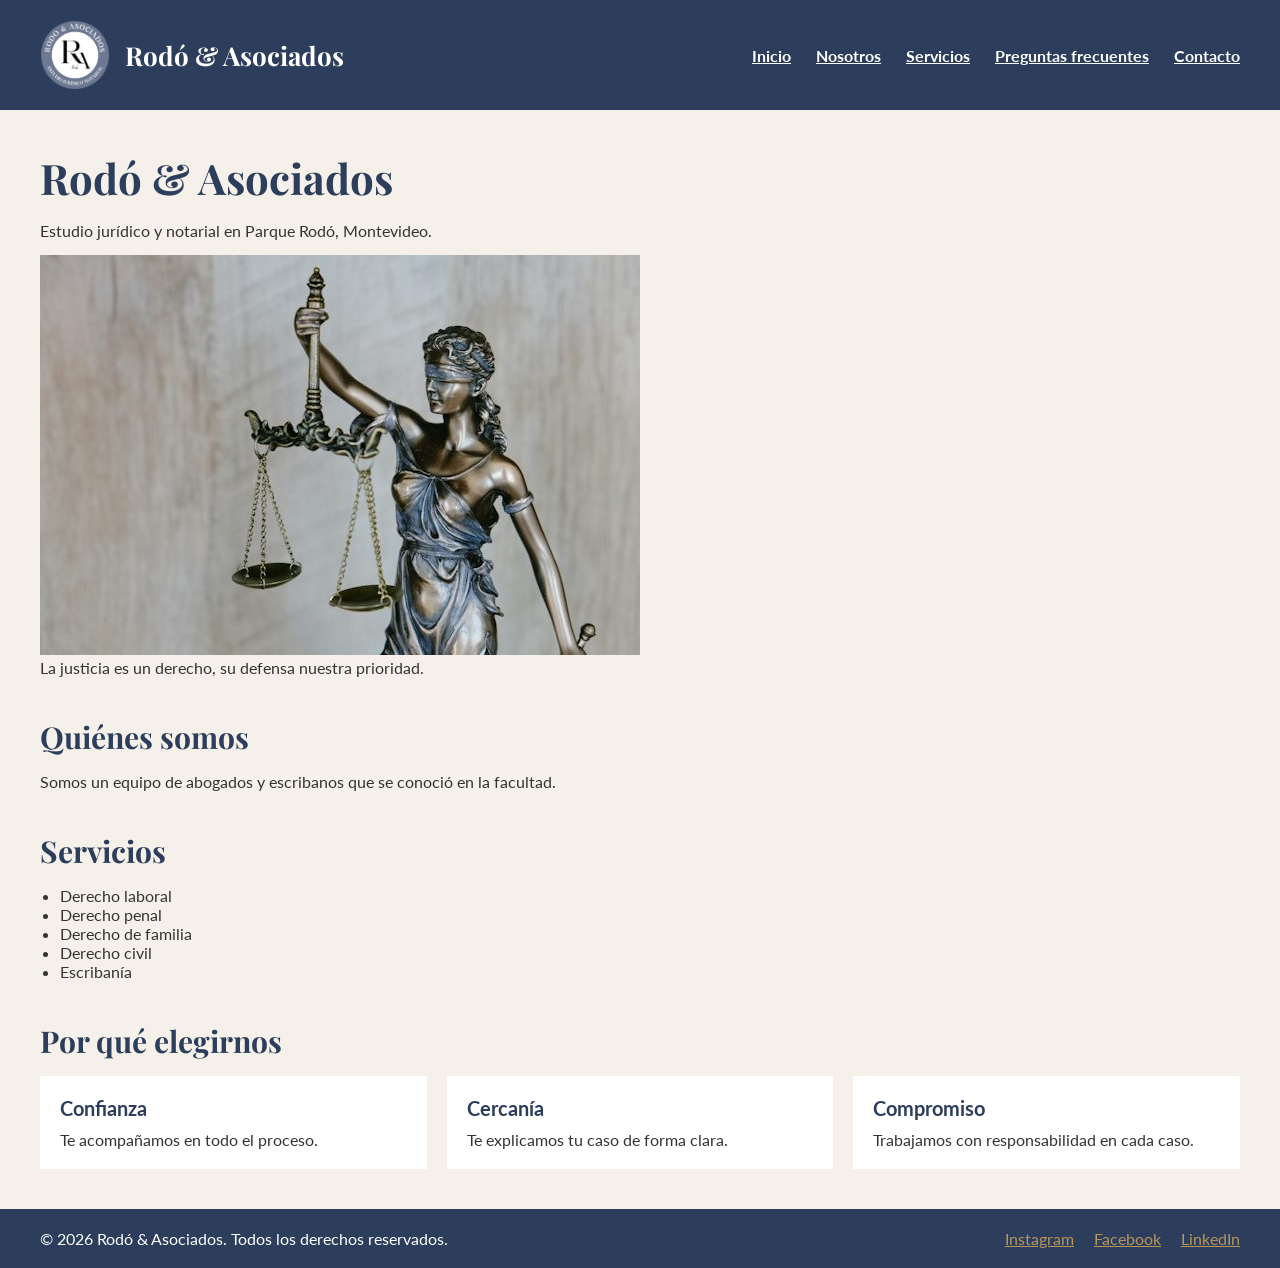
<file: index.html>
<!DOCTYPE html>
<html lang="es">
<head>
    <meta charset="UTF-8">
    <meta name="viewport" content="width=device-width, initial-scale=1.0">
    <title>Rodó & Asociados</title>
    <link rel="preconnect" href="https://fonts.googleapis.com">
    <link rel="preconnect" href="https://fonts.gstatic.com" crossorigin>
    <link href="https://fonts.googleapis.com/css2?family=Lato:wght@400;700&family=Playfair+Display:wght@700&display=swap" rel="stylesheet">
    <link rel="stylesheet" href="styles/styles.css">
</head>
<body class="pagina">
    <header class="encabezado">
        <div class="marca-contenedor">
            <img src="images/logo.png" alt="Logo del estudio" class="logo">
            <p class="marca">Rodó & Asociados</p>
        </div>
        <nav>
            <ul class="menu">
                <li><a href="index.html" class="menu-link">Inicio</a></li>
                <li><a href="pages/sobre-mi.html" class="menu-link">Nosotros</a></li>
                <li><a href="pages/servicios.html" class="menu-link">Servicios</a></li>
                <li><a href="pages/proyectos.html" class="menu-link">Preguntas frecuentes</a></li>
                <li><a href="pages/contacto.html" class="menu-link">Contacto</a></li>
            </ul>
        </nav>
    </header>

    <main class="contenido">
        <section class="seccion">
            <h1 class="titulo">Rodó & Asociados</h1>
            <p class="texto">Estudio jurídico y notarial en Parque Rodó, Montevideo.</p>
            <figure>
                <img src="images/balanza.jpg" alt="Estatua de la justicia con su balanza">
                <figcaption>La justicia es un derecho, su defensa nuestra prioridad.</figcaption>
            </figure>
        </section>

        <section class="seccion">
            <h2 class="titulo-seccion">Quiénes somos</h2>
            <p class="texto">Somos un equipo de abogados y escribanos que se conoció en la facultad.</p>
        </section>

        <section class="seccion">
            <h2 class="titulo-seccion">Servicios</h2>
            <ul class="lista">
                <li>Derecho laboral</li>
                <li>Derecho penal</li>
                <li>Derecho de familia</li>
                <li>Derecho civil</li>
                <li>Escribanía</li>
            </ul>
        </section>

        <section class="seccion">
            <h2 class="titulo-seccion">Por qué elegirnos</h2>
            <div class="tarjetas">
                <article class="tarjeta">
                    <h3 class="subtitulo">Confianza</h3>
                    <p class="texto">Te acompañamos en todo el proceso.</p>
                </article>
                <article class="tarjeta">
                    <h3 class="subtitulo">Cercanía</h3>
                    <p class="texto">Te explicamos tu caso de forma clara.</p>
                </article>
                <article class="tarjeta">
                    <h3 class="subtitulo">Compromiso</h3>
                    <p class="texto">Trabajamos con responsabilidad en cada caso.</p>
                </article>
            </div>
        </section>
    </main>

    <footer class="pie">
        <p>© 2026 Rodó & Asociados. Todos los derechos reservados.</p>
        <ul class="redes">
            <li><a class="redes-link" href="https://www.instagram.com/">Instagram</a></li>
            <li><a class="redes-link" href="https://www.facebook.com/">Facebook</a></li>
            <li><a class="redes-link" href="https://www.linkedin.com/">LinkedIn</a></li>
        </ul>
    </footer>
</body>
</html>
</file>
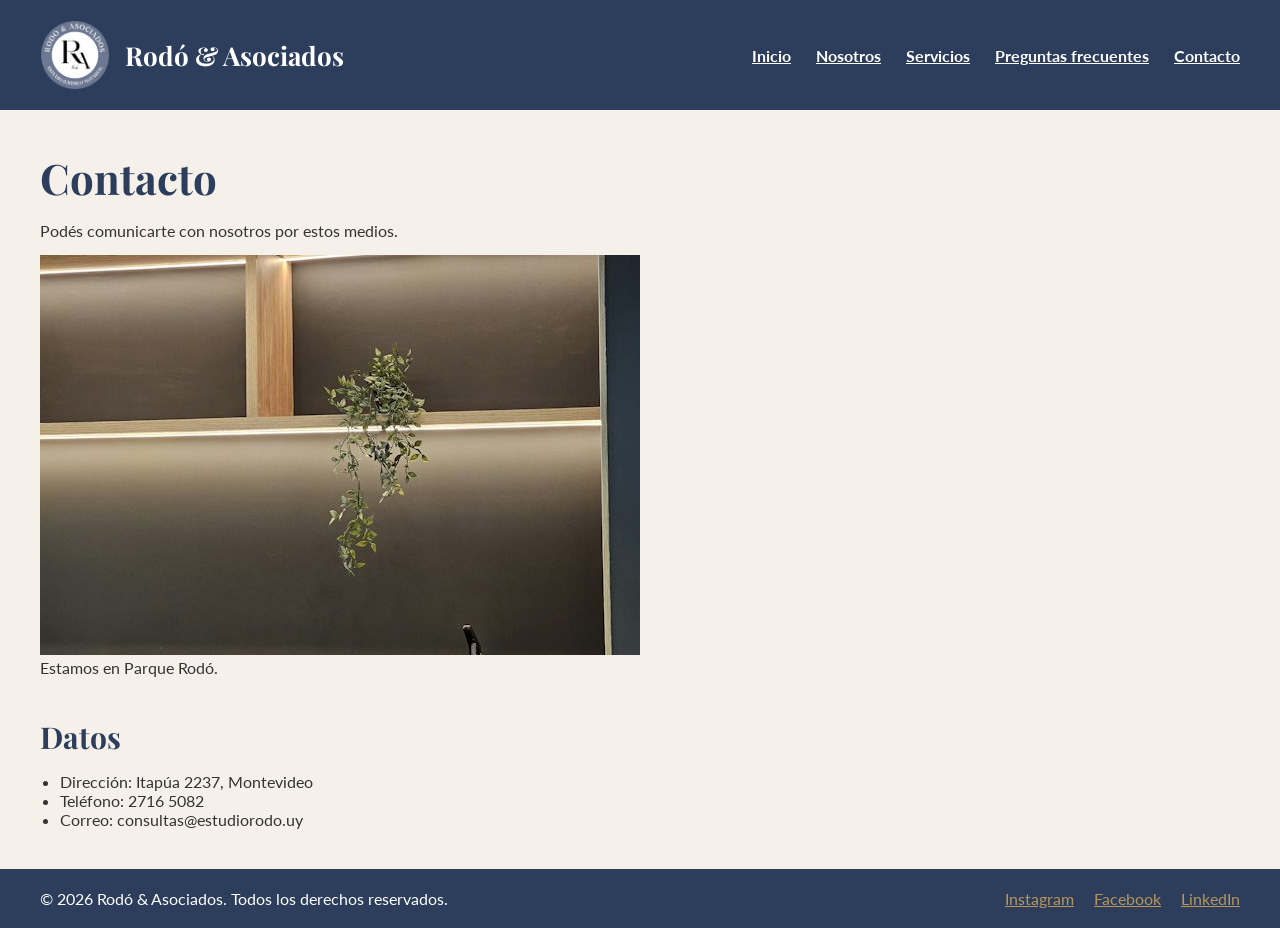
<file: pages/contacto.html>
<!DOCTYPE html>
<html lang="es">
<head>
    <meta charset="UTF-8">
    <meta name="viewport" content="width=device-width, initial-scale=1.0">
    <title>Contacto</title>
    <link rel="preconnect" href="https://fonts.googleapis.com">
    <link rel="preconnect" href="https://fonts.gstatic.com" crossorigin>
    <link href="https://fonts.googleapis.com/css2?family=Lato:wght@400;700&family=Playfair+Display:wght@700&display=swap" rel="stylesheet">
    <link rel="stylesheet" href="../styles/styles.css">
</head>
<body class="pagina">
    <header class="encabezado">
        <div class="marca-contenedor">
            <img src="../images/logo.png" alt="Logo del estudio" class="logo">
            <p class="marca">Rodó & Asociados</p>
        </div>
        <nav>
            <ul class="menu">
                <li><a href="../index.html" class="menu-link">Inicio</a></li>
                <li><a href="sobre-mi.html" class="menu-link">Nosotros</a></li>
                <li><a href="servicios.html" class="menu-link">Servicios</a></li>
                <li><a href="proyectos.html" class="menu-link">Preguntas frecuentes</a></li>
                <li><a href="contacto.html" class="menu-link">Contacto</a></li>
            </ul>
        </nav>
    </header>

    <main class="contenido">
        <section class="seccion">
            <h1 class="titulo">Contacto</h1>
            <p class="texto">Podés comunicarte con nosotros por estos medios.</p>
            <figure>
                <img src="../images/oficina.jpg" alt="Recepción de la oficina">
                <figcaption>Estamos en Parque Rodó.</figcaption>
            </figure>
        </section>

        <section class="seccion">
            <h2 class="titulo-seccion">Datos</h2>
            <ul class="lista">
                <li>Dirección: Itapúa 2237, Montevideo</li>
                <li>Teléfono: 2716 5082</li>
                <li>Correo: consultas@estudiorodo.uy</li>
            </ul>
        </section>
    </main>

    <footer class="pie">
        <p>© 2026 Rodó & Asociados. Todos los derechos reservados.</p>
        <ul class="redes">
            <li><a class="redes-link" href="https://www.instagram.com/">Instagram</a></li>
            <li><a class="redes-link" href="https://www.facebook.com/">Facebook</a></li>
            <li><a class="redes-link" href="https://www.linkedin.com/">LinkedIn</a></li>
        </ul>
    </footer>
</body>
</html>
</file>
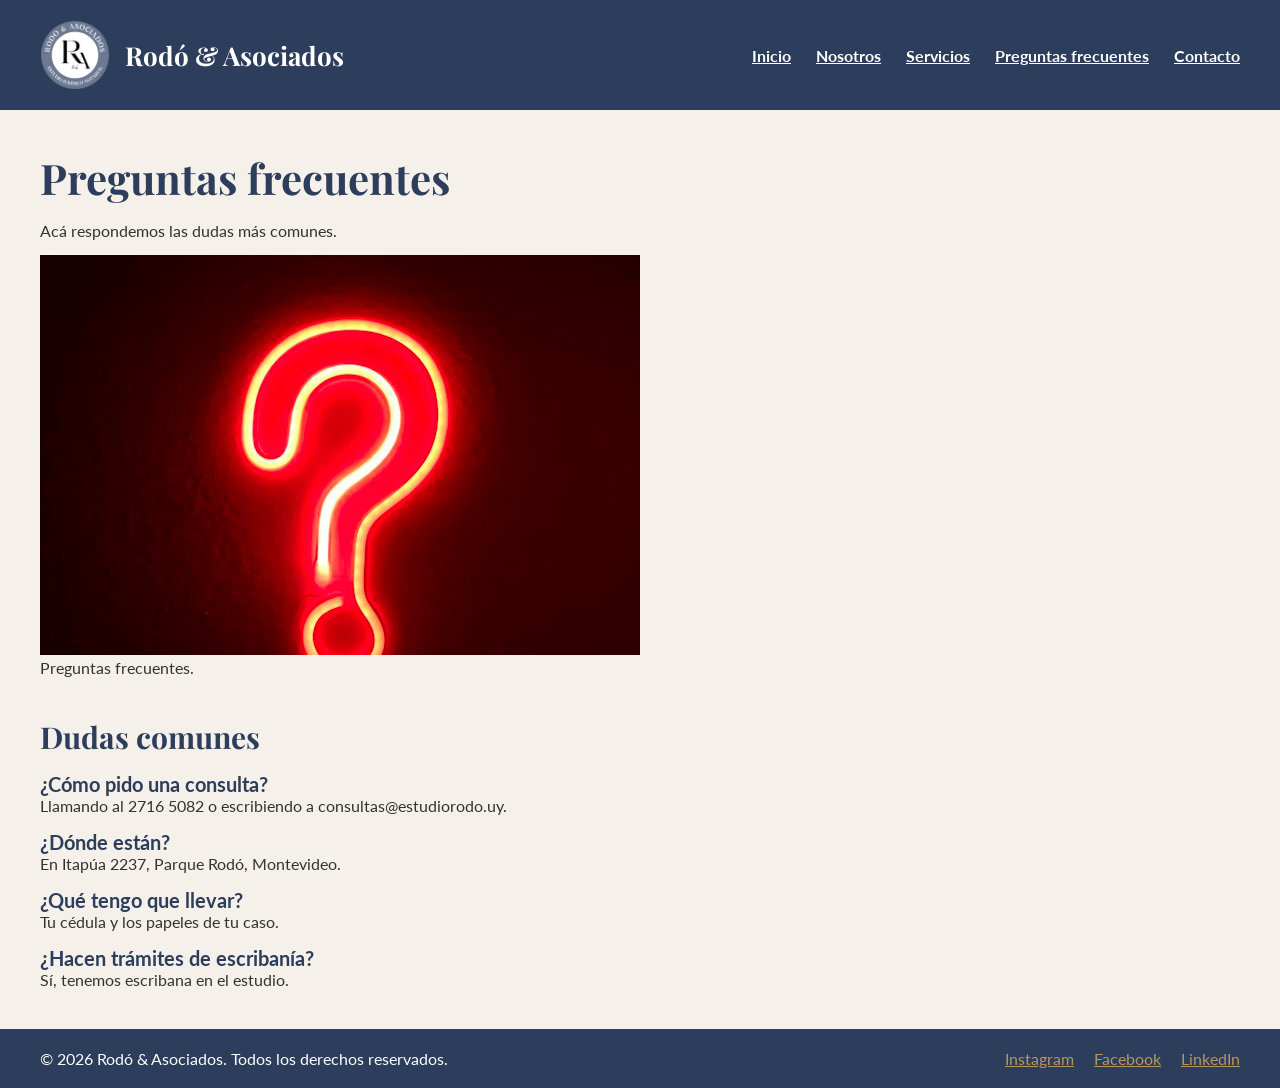
<file: pages/proyectos.html>
<!DOCTYPE html>
<html lang="es">
<head>
    <meta charset="UTF-8">
    <meta name="viewport" content="width=device-width, initial-scale=1.0">
    <title>Preguntas frecuentes</title>
    <link rel="preconnect" href="https://fonts.googleapis.com">
    <link rel="preconnect" href="https://fonts.gstatic.com" crossorigin>
    <link href="https://fonts.googleapis.com/css2?family=Lato:wght@400;700&family=Playfair+Display:wght@700&display=swap" rel="stylesheet">
    <link rel="stylesheet" href="../styles/styles.css">
</head>
<body class="pagina">
    <header class="encabezado">
        <div class="marca-contenedor">
            <img src="../images/logo.png" alt="Logo del estudio" class="logo">
            <p class="marca">Rodó & Asociados</p>
        </div>
        <nav>
            <ul class="menu">
                <li><a href="../index.html" class="menu-link">Inicio</a></li>
                <li><a href="sobre-mi.html" class="menu-link">Nosotros</a></li>
                <li><a href="servicios.html" class="menu-link">Servicios</a></li>
                <li><a href="proyectos.html" class="menu-link">Preguntas frecuentes</a></li>
                <li><a href="contacto.html" class="menu-link">Contacto</a></li>
            </ul>
        </nav>
    </header>

    <main class="contenido">
        <section class="seccion">
            <h1 class="titulo">Preguntas frecuentes</h1>
            <p class="texto">Acá respondemos las dudas más comunes.</p>
            <figure>
                <img src="../images/preguntas.jpg" alt="Signo de pregunta">
                <figcaption>Preguntas frecuentes.</figcaption>
            </figure>
        </section>

        <section class="seccion">
            <h2 class="titulo-seccion">Dudas comunes</h2>
            <article>
                <h3 class="subtitulo">¿Cómo pido una consulta?</h3>
                <p class="texto">Llamando al 2716 5082 o escribiendo a consultas@estudiorodo.uy.</p>
            </article>
            <article>
                <h3 class="subtitulo">¿Dónde están?</h3>
                <p class="texto">En Itapúa 2237, Parque Rodó, Montevideo.</p>
            </article>
            <article>
                <h3 class="subtitulo">¿Qué tengo que llevar?</h3>
                <p class="texto">Tu cédula y los papeles de tu caso.</p>
            </article>
            <article>
                <h3 class="subtitulo">¿Hacen trámites de escribanía?</h3>
                <p class="texto">Sí, tenemos escribana en el estudio.</p>
            </article>
        </section>
    </main>

    <footer class="pie">
        <p>© 2026 Rodó & Asociados. Todos los derechos reservados.</p>
        <ul class="redes">
            <li><a class="redes-link" href="https://www.instagram.com/">Instagram</a></li>
            <li><a class="redes-link" href="https://www.facebook.com/">Facebook</a></li>
            <li><a class="redes-link" href="https://www.linkedin.com/">LinkedIn</a></li>
        </ul>
    </footer>
</body>
</html>
</file>
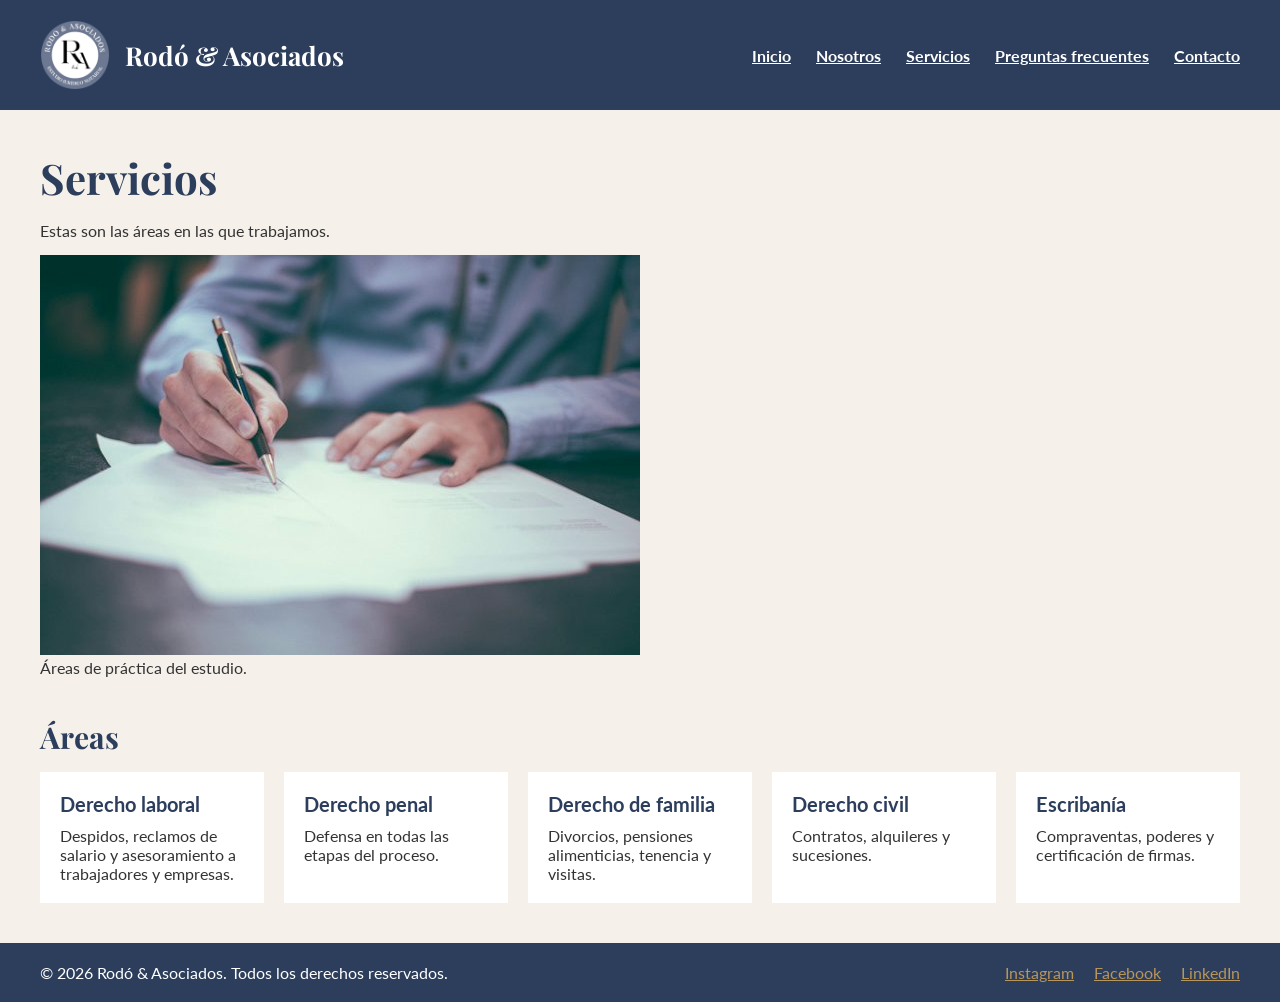
<file: pages/servicios.html>
<!DOCTYPE html>
<html lang="es">
<head>
    <meta charset="UTF-8">
    <meta name="viewport" content="width=device-width, initial-scale=1.0">
    <title>Servicios</title>
    <link rel="preconnect" href="https://fonts.googleapis.com">
    <link rel="preconnect" href="https://fonts.gstatic.com" crossorigin>
    <link href="https://fonts.googleapis.com/css2?family=Lato:wght@400;700&family=Playfair+Display:wght@700&display=swap" rel="stylesheet">
    <link rel="stylesheet" href="../styles/styles.css">
</head>
<body class="pagina">
    <header class="encabezado">
        <div class="marca-contenedor">
            <img src="../images/logo.png" alt="Logo del estudio" class="logo">
            <p class="marca">Rodó & Asociados</p>
        </div>
        <nav>
            <ul class="menu">
                <li><a href="../index.html" class="menu-link">Inicio</a></li>
                <li><a href="sobre-mi.html" class="menu-link">Nosotros</a></li>
                <li><a href="servicios.html" class="menu-link">Servicios</a></li>
                <li><a href="proyectos.html" class="menu-link">Preguntas frecuentes</a></li>
                <li><a href="contacto.html" class="menu-link">Contacto</a></li>
            </ul>
        </nav>
    </header>

    <main class="contenido">
        <section class="seccion">
            <h1 class="titulo">Servicios</h1>
            <p class="texto">Estas son las áreas en las que trabajamos.</p>
            <figure>
                <img src="../images/documentos.jpg" alt="Abogado firmando documentos">
                <figcaption>Áreas de práctica del estudio.</figcaption>
            </figure>
        </section>

        <section class="seccion">
            <h2 class="titulo-seccion">Áreas</h2>
            <div class="tarjetas">
                <article class="tarjeta">
                    <h3 class="subtitulo">Derecho laboral</h3>
                    <p class="texto">Despidos, reclamos de salario y asesoramiento a trabajadores y empresas.</p>
                </article>
                <article class="tarjeta">
                    <h3 class="subtitulo">Derecho penal</h3>
                    <p class="texto">Defensa en todas las etapas del proceso.</p>
                </article>
                <article class="tarjeta">
                    <h3 class="subtitulo">Derecho de familia</h3>
                    <p class="texto">Divorcios, pensiones alimenticias, tenencia y visitas.</p>
                </article>
                <article class="tarjeta">
                    <h3 class="subtitulo">Derecho civil</h3>
                    <p class="texto">Contratos, alquileres y sucesiones.</p>
                </article>
                <article class="tarjeta">
                    <h3 class="subtitulo">Escribanía</h3>
                    <p class="texto">Compraventas, poderes y certificación de firmas.</p>
                </article>
            </div>
        </section>
    </main>

    <footer class="pie">
        <p>© 2026 Rodó & Asociados. Todos los derechos reservados.</p>
        <ul class="redes">
            <li><a class="redes-link" href="https://www.instagram.com/">Instagram</a></li>
            <li><a class="redes-link" href="https://www.facebook.com/">Facebook</a></li>
            <li><a class="redes-link" href="https://www.linkedin.com/">LinkedIn</a></li>
        </ul>
    </footer>
</body>
</html>
</file>
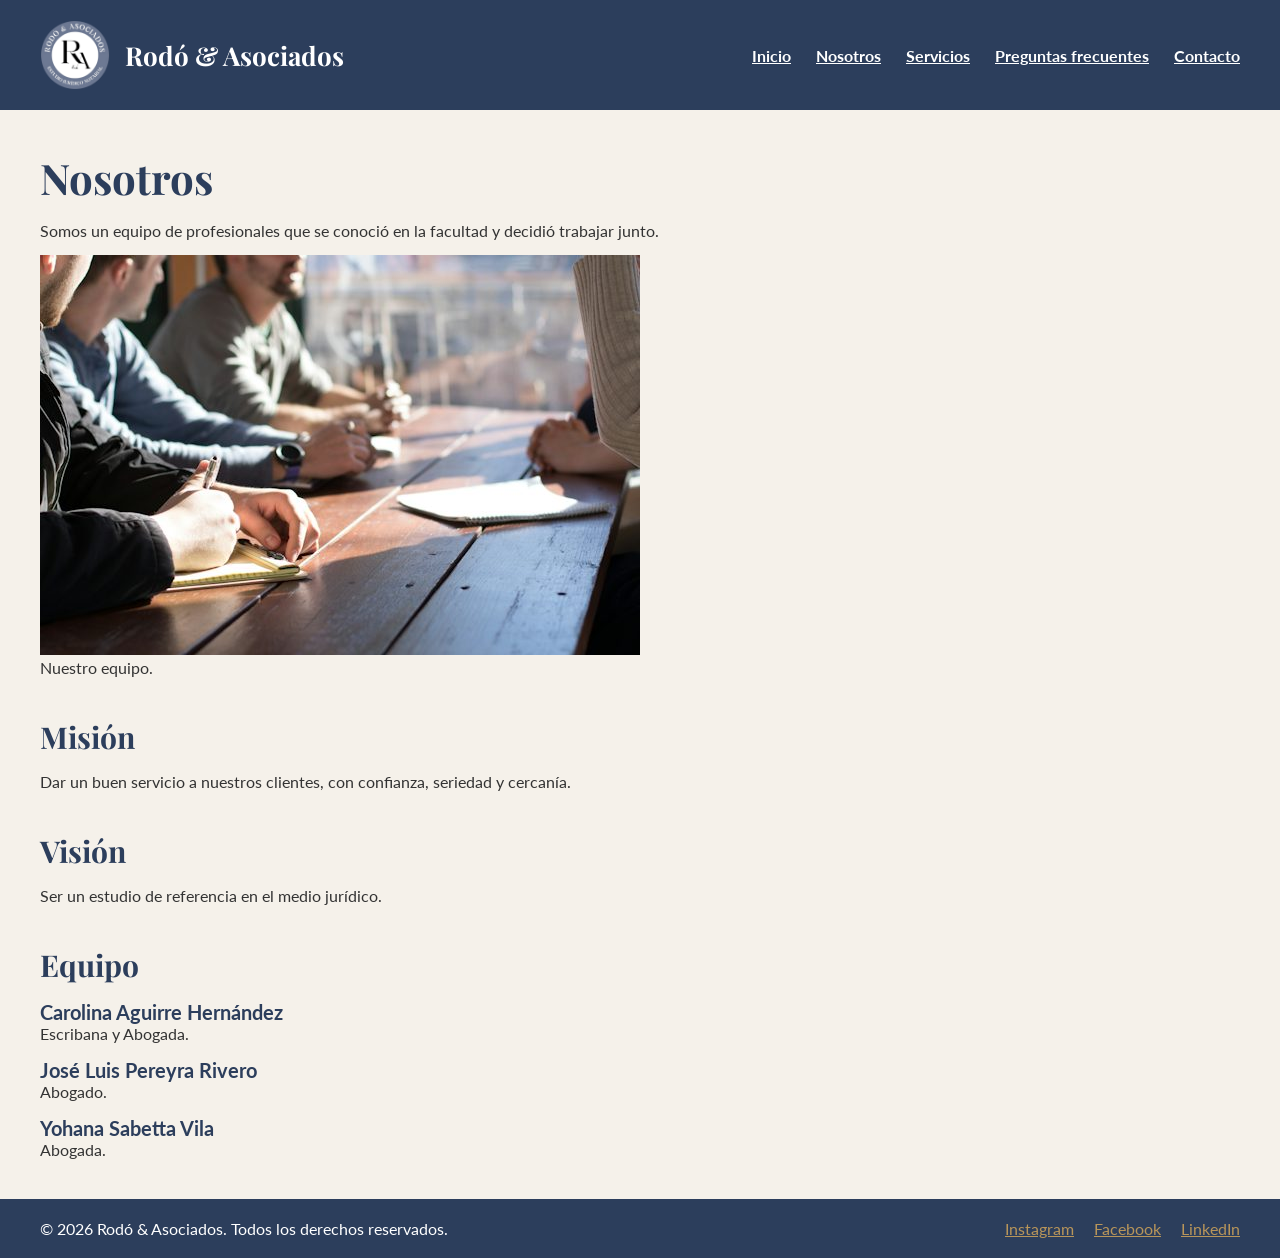
<file: pages/sobre-mi.html>
<!DOCTYPE html>
<html lang="es">
<head>
    <meta charset="UTF-8">
    <meta name="viewport" content="width=device-width, initial-scale=1.0">
    <title>Nosotros</title>
    <link rel="preconnect" href="https://fonts.googleapis.com">
    <link rel="preconnect" href="https://fonts.gstatic.com" crossorigin>
    <link href="https://fonts.googleapis.com/css2?family=Lato:wght@400;700&family=Playfair+Display:wght@700&display=swap" rel="stylesheet">
    <link rel="stylesheet" href="../styles/styles.css">
</head>
<body class="pagina">
    <header class="encabezado">
        <div class="marca-contenedor">
            <img src="../images/logo.png" alt="Logo del estudio" class="logo">
            <p class="marca">Rodó & Asociados</p>
        </div>
        <nav>
            <ul class="menu">
                <li><a href="../index.html" class="menu-link">Inicio</a></li>
                <li><a href="sobre-mi.html" class="menu-link">Nosotros</a></li>
                <li><a href="servicios.html" class="menu-link">Servicios</a></li>
                <li><a href="proyectos.html" class="menu-link">Preguntas frecuentes</a></li>
                <li><a href="contacto.html" class="menu-link">Contacto</a></li>
            </ul>
        </nav>
    </header>

    <main class="contenido">
        <section class="seccion">
            <h1 class="titulo">Nosotros</h1>
            <p class="texto">Somos un equipo de profesionales que se conoció en la facultad y decidió trabajar junto.</p>
            <figure>
                <img src="../images/equipo.jpg" alt="Equipo del estudio">
                <figcaption>Nuestro equipo.</figcaption>
            </figure>
        </section>

        <section class="seccion">
            <h2 class="titulo-seccion">Misión</h2>
            <p class="texto">Dar un buen servicio a nuestros clientes, con confianza, seriedad y cercanía.</p>
        </section>

        <section class="seccion">
            <h2 class="titulo-seccion">Visión</h2>
            <p class="texto">Ser un estudio de referencia en el medio jurídico.</p>
        </section>

        <section class="seccion">
            <h2 class="titulo-seccion">Equipo</h2>
            <article>
                <h3 class="subtitulo">Carolina Aguirre Hernández</h3>
                <p class="texto">Escribana y Abogada.</p>
            </article>
            <article>
                <h3 class="subtitulo">José Luis Pereyra Rivero</h3>
                <p class="texto">Abogado.</p>
            </article>
            <article>
                <h3 class="subtitulo">Yohana Sabetta Vila</h3>
                <p class="texto">Abogada.</p>
            </article>
        </section>
    </main>

    <footer class="pie">
        <p>© 2026 Rodó & Asociados. Todos los derechos reservados.</p>
        <ul class="redes">
            <li><a class="redes-link" href="https://www.instagram.com/">Instagram</a></li>
            <li><a class="redes-link" href="https://www.facebook.com/">Facebook</a></li>
            <li><a class="redes-link" href="https://www.linkedin.com/">LinkedIn</a></li>
        </ul>
    </footer>
</body>
</html>
</file>
<file: styles/styles.css>
/* ===== RESET ===== */
* {
    margin: 0;
    padding: 0;
    box-sizing: border-box;
}

/* ===== PALETA DE COLORES =====
   Primario:   #2c3e5c (azul oscuro)
   Secundario: #f5f1ea (crema)
   Acento:     #b8955a (dorado)
*/

/* ===== GENERAL ===== */
.pagina {
    background-color: #f5f1ea;
    color: #333333;
    font-family: 'Lato', sans-serif;
}

/* ===== ENCABEZADO Y NAVBAR ===== */
.encabezado {
    display: flex;
    justify-content: space-between;
    align-items: center;
    padding: 20px 40px;
    background-color: #2c3e5c;
}

.marca-contenedor {
    display: flex;
    align-items: center;
    gap: 15px;
}

.logo {
    width: 70px;
}

.marca {
    color: #ffffff;
    font-family: 'Playfair Display', serif;
    font-size: 26px;
    font-weight: 700;
}

.menu {
    display: flex;
    align-items: center;
    gap: 25px;
    list-style: none;
}

.menu-link {
    color: #ffffff;
    font-weight: 700;
}

/* ===== CONTENIDO ===== */
.contenido {
    display: flex;
    flex-direction: column;
    gap: 40px;
    padding: 40px;
}

.seccion {
    display: flex;
    flex-direction: column;
    gap: 15px;
}

.lista {
    padding-left: 20px;
}

/* ===== TARJETAS ===== */
.tarjetas {
    display: flex;
    flex-wrap: wrap;
    gap: 20px;
}

.tarjeta {
    display: flex;
    flex-direction: column;
    gap: 10px;
    flex: 1;
    min-width: 200px;
    padding: 20px;
    background-color: #ffffff;
}

/* ===== TITULOS ===== */
.titulo {
    color: #2c3e5c;
    font-family: 'Playfair Display', serif;
    font-size: 42px;
    font-weight: 700;
}

.titulo-seccion {
    color: #2c3e5c;
    font-family: 'Playfair Display', serif;
    font-size: 30px;
    font-weight: 700;
}

.subtitulo {
    color: #2c3e5c;
    font-family: 'Lato', sans-serif;
    font-size: 20px;
    font-weight: 700;
}

/* ===== TEXTOS ===== */
.texto {
    font-size: 16px;
    font-weight: 400;
}

/* ===== PIE DE PAGINA ===== */
.pie {
    display: flex;
    justify-content: space-between;
    align-items: center;
    padding: 20px 40px;
    background-color: #2c3e5c;
    color: #ffffff;
}

.redes {
    display: flex;
    gap: 20px;
    list-style: none;
}

.redes-link {
    color: #b8955a;
}
</file>
